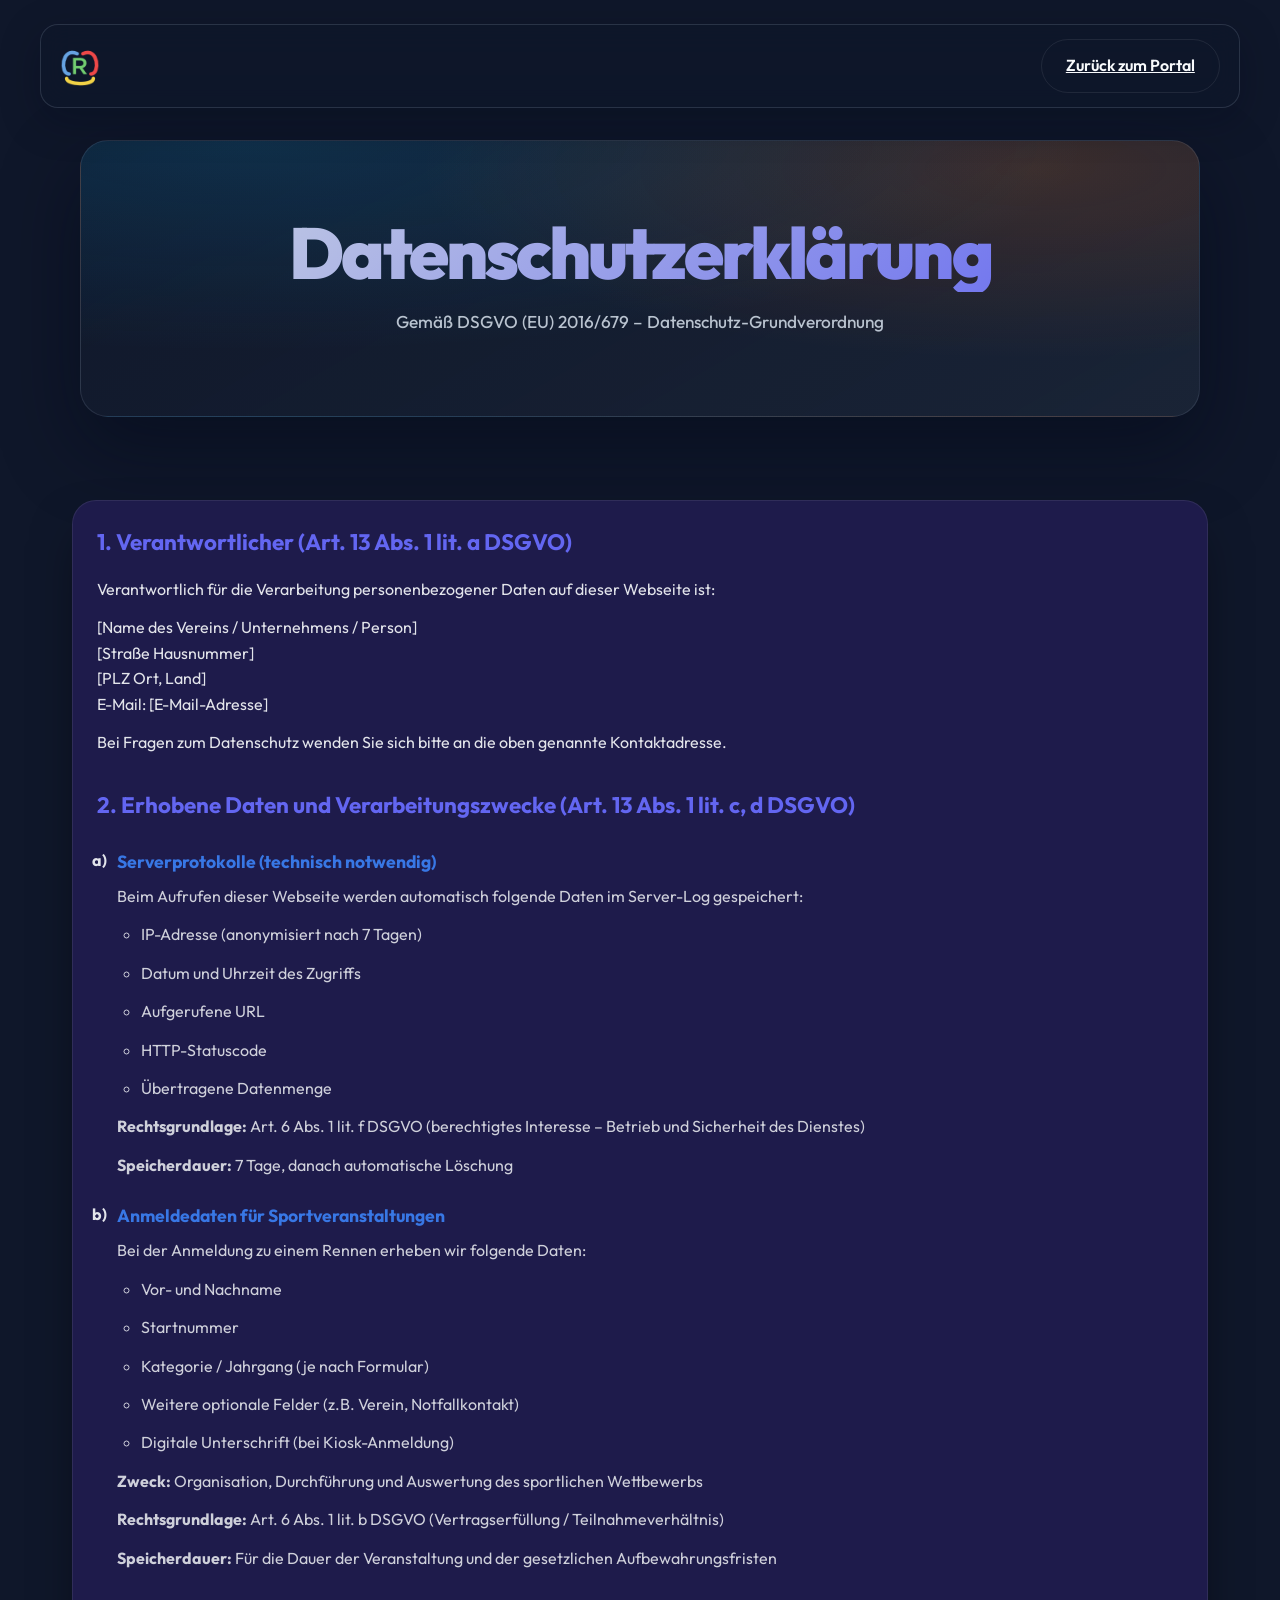
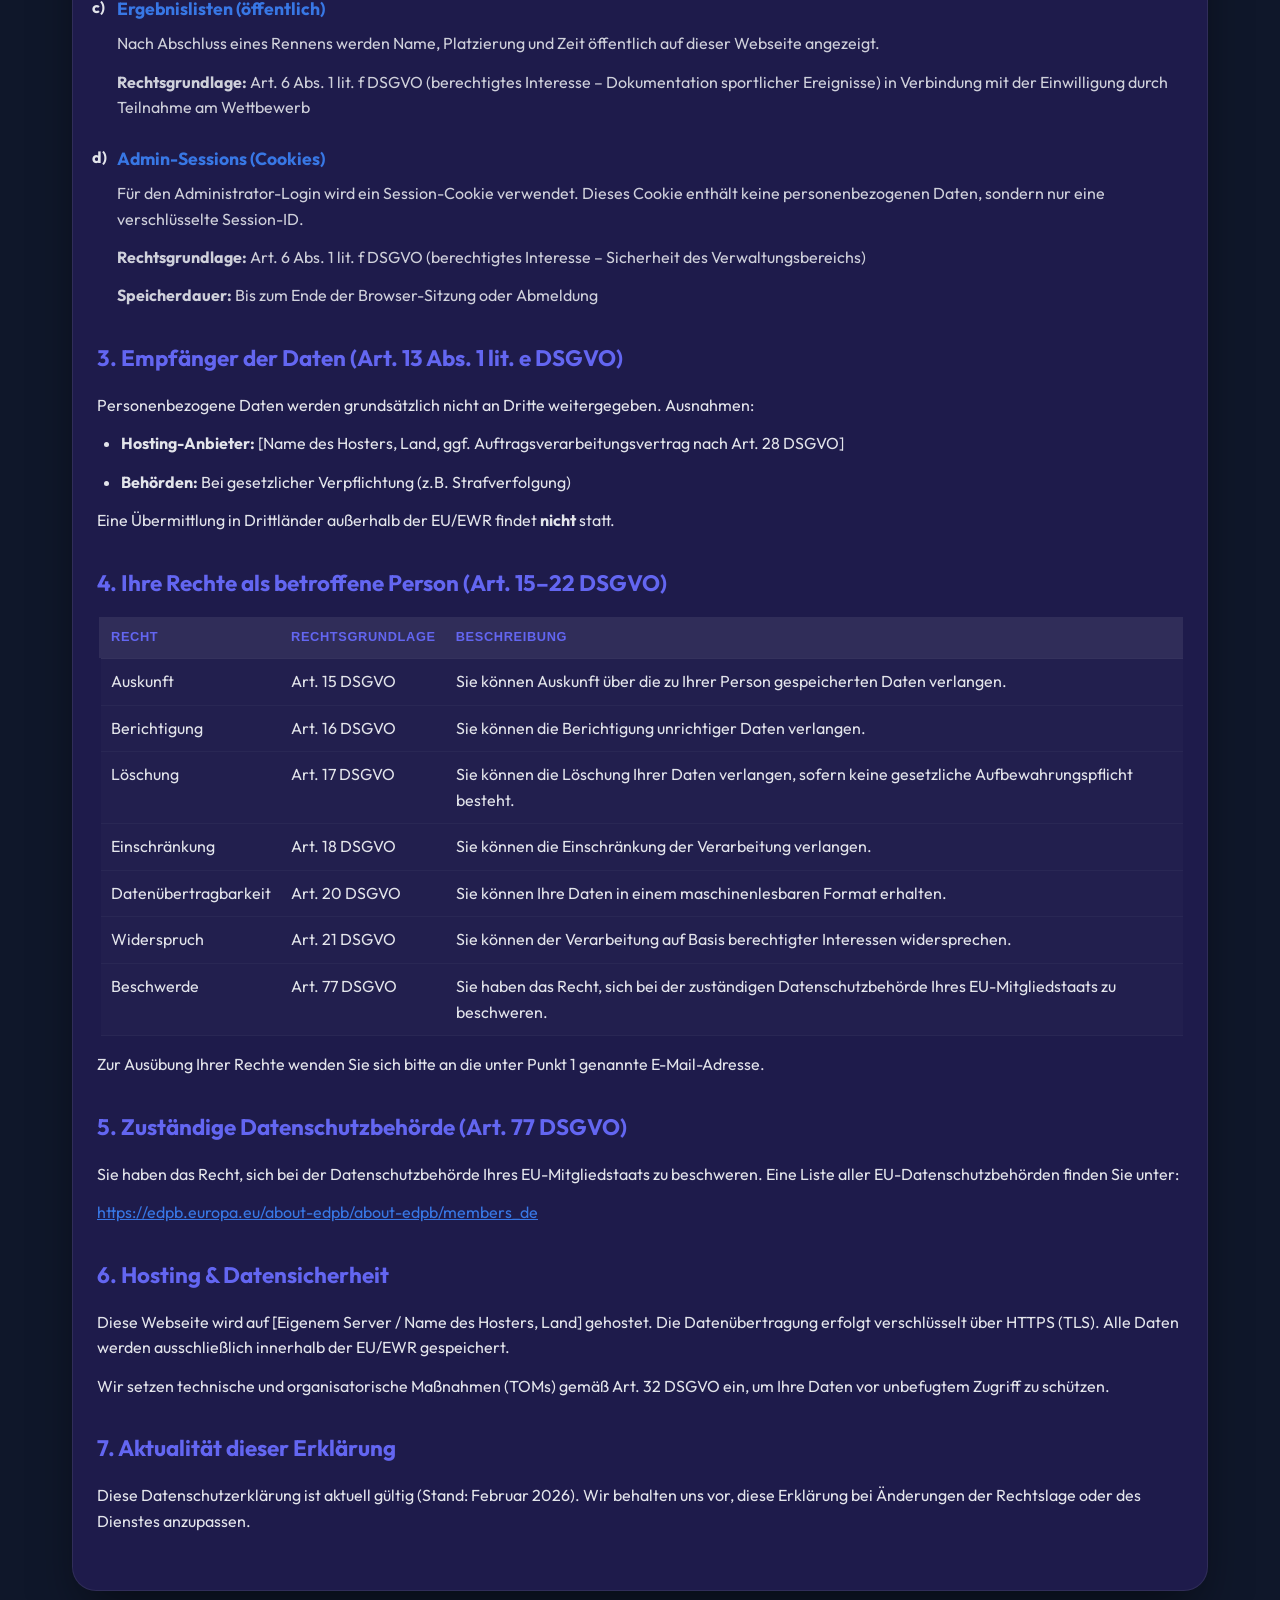
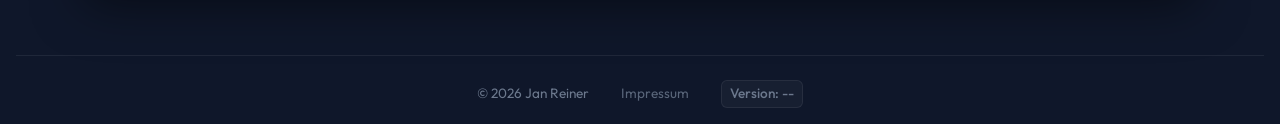
<file: frontend/datenschutz.html>
<!DOCTYPE html>
<html lang="de">

<head>
    <meta charset="UTF-8">
    <meta name="viewport" content="width=device-width, initial-scale=1.0">
    <title>Datenschutz - Race Timer</title>
    <link rel="stylesheet" href="style.css">
    <link href="https://fonts.googleapis.com/css2?family=Outfit:wght@100..900&display=swap" rel="stylesheet">
    <style>
        .page-section {
            margin-bottom: 2rem;
        }

        h2 {
            color: var(--primary);
            margin-bottom: 1rem;
            font-size: 1.4rem;
        }

        h3 {
            color: var(--accent-blue);
            margin-top: 1.5rem;
            margin-bottom: 0.5rem;
            font-size: 1.1rem;
        }

        p,
        li {
            color: var(--text-main);
            margin-bottom: 0.8rem;
            opacity: 0.9;
        }

        ul {
            margin-left: 1.5rem;
        }

        table {
            width: 100%;
            border-collapse: collapse;
            margin: 1rem 0;
        }

        th {
            background: rgba(255, 255, 255, 0.08);
            color: var(--primary);
            padding: 10px;
            text-align: left;
            border-bottom: 1px solid var(--glass-border);
        }

        td {
            padding: 10px;
            border-bottom: 1px solid rgba(255, 255, 255, 0.05);
            color: var(--text-main);
            opacity: 0.9;
            vertical-align: top;
        }

        a {
            color: var(--accent-blue);
        }

        ol.custom-alpha {
            list-style-type: none;
            counter-reset: item-counter;
            padding-left: 20px;
        }

        ol.custom-alpha>li {
            counter-increment: item-counter;
            position: relative;
            margin-bottom: 20px;
        }

        ol.custom-alpha>li::before {
            content: counter(item-counter, lower-alpha) ") ";
            font-weight: bold;
            position: absolute;
            left: -25px;
        }
    </style>
</head>

<body>
    <div class="landing-container">
        <header class="landing-header">
            <div class="glass-nav">
                <img src="icons/icon-48.png" alt="Logo" class="logo-small">
                <a href="index.html" class="btn btn-outline small">Zurück zum Portal</a>
            </div>
            <div class="hero-section">
                <h1 class="hero-title">Datenschutzerklärung</h1>
                <p class="hero-subtitle">Gemäß DSGVO (EU) 2016/679 – Datenschutz-Grundverordnung</p>
            </div>
        </header>

        <main class="landing-content">
            <div class="card">

                <section class="page-section">
                    <h2>1. Verantwortlicher (Art. 13 Abs. 1 lit. a DSGVO)</h2>
                    <p>Verantwortlich für die Verarbeitung personenbezogener Daten auf dieser Webseite ist:</p>
                    <p>
                        [Name des Vereins / Unternehmens / Person]<br>
                        [Straße Hausnummer]<br>
                        [PLZ Ort, Land]<br>
                        E-Mail: [E-Mail-Adresse]
                    </p>
                    <p>Bei Fragen zum Datenschutz wenden Sie sich bitte an die oben genannte Kontaktadresse.</p>
                </section>

                <section class="page-section">
                    <h2>2. Erhobene Daten und Verarbeitungszwecke (Art. 13 Abs. 1 lit. c, d DSGVO)</h2>
                    <ol class="custom-alpha">
                        <li>
                            <h3>Serverprotokolle (technisch notwendig)</h3>
                            <p>Beim Aufrufen dieser Webseite werden automatisch folgende Daten im Server-Log
                                gespeichert:</p>
                            <ul>
                                <li>IP-Adresse (anonymisiert nach 7 Tagen)</li>
                                <li>Datum und Uhrzeit des Zugriffs</li>
                                <li>Aufgerufene URL</li>
                                <li>HTTP-Statuscode</li>
                                <li>Übertragene Datenmenge</li>
                            </ul>
                            <p><strong>Rechtsgrundlage:</strong> Art. 6 Abs. 1 lit. f DSGVO (berechtigtes Interesse –
                                Betrieb und Sicherheit des Dienstes)</p>
                            <p><strong>Speicherdauer:</strong> 7 Tage, danach automatische Löschung</p>
                        </li>
                        <li>
                            <h3>Anmeldedaten für Sportveranstaltungen</h3>
                            <p>Bei der Anmeldung zu einem Rennen erheben wir folgende Daten:</p>
                            <ul>
                                <li>Vor- und Nachname</li>
                                <li>Startnummer</li>
                                <li>Kategorie / Jahrgang (je nach Formular)</li>
                                <li>Weitere optionale Felder (z.B. Verein, Notfallkontakt)</li>
                                <li>Digitale Unterschrift (bei Kiosk-Anmeldung)</li>
                            </ul>
                            <p><strong>Zweck:</strong> Organisation, Durchführung und Auswertung des sportlichen
                                Wettbewerbs</p>
                            <p><strong>Rechtsgrundlage:</strong> Art. 6 Abs. 1 lit. b DSGVO (Vertragserfüllung /
                                Teilnahmeverhältnis)</p>
                            <p><strong>Speicherdauer:</strong> Für die Dauer der Veranstaltung und der gesetzlichen
                                Aufbewahrungsfristen</p>
                        </li>
                        <li>
                            <h3>Ergebnislisten (öffentlich)</h3>
                            <p>Nach Abschluss eines Rennens werden Name, Platzierung und Zeit öffentlich auf dieser
                                Webseite angezeigt.</p>
                            <p><strong>Rechtsgrundlage:</strong> Art. 6 Abs. 1 lit. f DSGVO (berechtigtes Interesse –
                                Dokumentation sportlicher Ereignisse) in Verbindung mit der Einwilligung durch Teilnahme
                                am Wettbewerb</p>
                        </li>
                        <li>
                            <h3>Admin-Sessions (Cookies)</h3>
                            <p>Für den Administrator-Login wird ein Session-Cookie verwendet. Dieses Cookie enthält
                                keine personenbezogenen Daten, sondern nur eine verschlüsselte Session-ID.</p>
                            <p><strong>Rechtsgrundlage:</strong> Art. 6 Abs. 1 lit. f DSGVO (berechtigtes Interesse –
                                Sicherheit des Verwaltungsbereichs)</p>
                            <p><strong>Speicherdauer:</strong> Bis zum Ende der Browser-Sitzung oder Abmeldung</p>
                        </li>
                    </ol>
                </section>

                <section class="page-section">
                    <h2>3. Empfänger der Daten (Art. 13 Abs. 1 lit. e DSGVO)</h2>
                    <p>Personenbezogene Daten werden grundsätzlich nicht an Dritte weitergegeben. Ausnahmen:</p>
                    <ul>
                        <li><strong>Hosting-Anbieter:</strong> [Name des Hosters, Land, ggf.
                            Auftragsverarbeitungsvertrag nach Art. 28 DSGVO]</li>
                        <li><strong>Behörden:</strong> Bei gesetzlicher Verpflichtung (z.B. Strafverfolgung)</li>
                    </ul>
                    <p>Eine Übermittlung in Drittländer außerhalb der EU/EWR findet <strong>nicht</strong> statt.</p>
                </section>

                <section class="page-section">
                    <h2>4. Ihre Rechte als betroffene Person (Art. 15–22 DSGVO)</h2>
                    <table>
                        <thead>
                            <tr>
                                <th>Recht</th>
                                <th>Rechtsgrundlage</th>
                                <th>Beschreibung</th>
                            </tr>
                        </thead>
                        <tbody>
                            <tr>
                                <td>Auskunft</td>
                                <td>Art. 15 DSGVO</td>
                                <td>Sie können Auskunft über die zu Ihrer Person gespeicherten Daten verlangen.</td>
                            </tr>
                            <tr>
                                <td>Berichtigung</td>
                                <td>Art. 16 DSGVO</td>
                                <td>Sie können die Berichtigung unrichtiger Daten verlangen.</td>
                            </tr>
                            <tr>
                                <td>Löschung</td>
                                <td>Art. 17 DSGVO</td>
                                <td>Sie können die Löschung Ihrer Daten verlangen, sofern keine gesetzliche
                                    Aufbewahrungspflicht besteht.</td>
                            </tr>
                            <tr>
                                <td>Einschränkung</td>
                                <td>Art. 18 DSGVO</td>
                                <td>Sie können die Einschränkung der Verarbeitung verlangen.</td>
                            </tr>
                            <tr>
                                <td>Datenübertragbarkeit</td>
                                <td>Art. 20 DSGVO</td>
                                <td>Sie können Ihre Daten in einem maschinenlesbaren Format erhalten.</td>
                            </tr>
                            <tr>
                                <td>Widerspruch</td>
                                <td>Art. 21 DSGVO</td>
                                <td>Sie können der Verarbeitung auf Basis berechtigter Interessen widersprechen.</td>
                            </tr>
                            <tr>
                                <td>Beschwerde</td>
                                <td>Art. 77 DSGVO</td>
                                <td>Sie haben das Recht, sich bei der zuständigen Datenschutzbehörde Ihres
                                    EU-Mitgliedstaats zu beschweren.</td>
                            </tr>
                        </tbody>
                    </table>
                    <p>Zur Ausübung Ihrer Rechte wenden Sie sich bitte an die unter Punkt 1 genannte E-Mail-Adresse.</p>
                </section>

                <section class="page-section">
                    <h2>5. Zuständige Datenschutzbehörde (Art. 77 DSGVO)</h2>
                    <p>Sie haben das Recht, sich bei der Datenschutzbehörde Ihres EU-Mitgliedstaats zu beschweren. Eine
                        Liste aller EU-Datenschutzbehörden finden Sie unter:</p>
                    <p><a href="https://edpb.europa.eu/about-edpb/about-edpb/members_de" target="_blank"
                            rel="noopener">https://edpb.europa.eu/about-edpb/about-edpb/members_de</a></p>
                </section>

                <section class="page-section">
                    <h2>6. Hosting & Datensicherheit</h2>
                    <p>Diese Webseite wird auf [Eigenem Server / Name des Hosters, Land] gehostet. Die Datenübertragung
                        erfolgt verschlüsselt über HTTPS (TLS). Alle Daten werden ausschließlich innerhalb der EU/EWR
                        gespeichert.</p>
                    <p>Wir setzen technische und organisatorische Maßnahmen (TOMs) gemäß Art. 32 DSGVO ein, um Ihre
                        Daten vor unbefugtem Zugriff zu schützen.</p>
                </section>

                <section class="page-section">
                    <h2>7. Aktualität dieser Erklärung</h2>
                    <p>Diese Datenschutzerklärung ist aktuell gültig (Stand: Februar 2026). Wir behalten uns vor, diese
                        Erklärung bei Änderungen der Rechtslage oder des Dienstes anzupassen.</p>
                </section>

            </div>
        </main>

        <footer class="app-footer">
            <div class="footer-content">
                <span id="appCopyright">© 2026 Jan Reiner</span>
                <a href="impressum.html" style="color: inherit; text-decoration: none; opacity: 0.8;">Impressum</a>
                <span id="appVersion">Version: --</span>
            </div>
        </footer>
    </div>
    <script src="footer-info.js"></script>
</body>

</html>
</file>
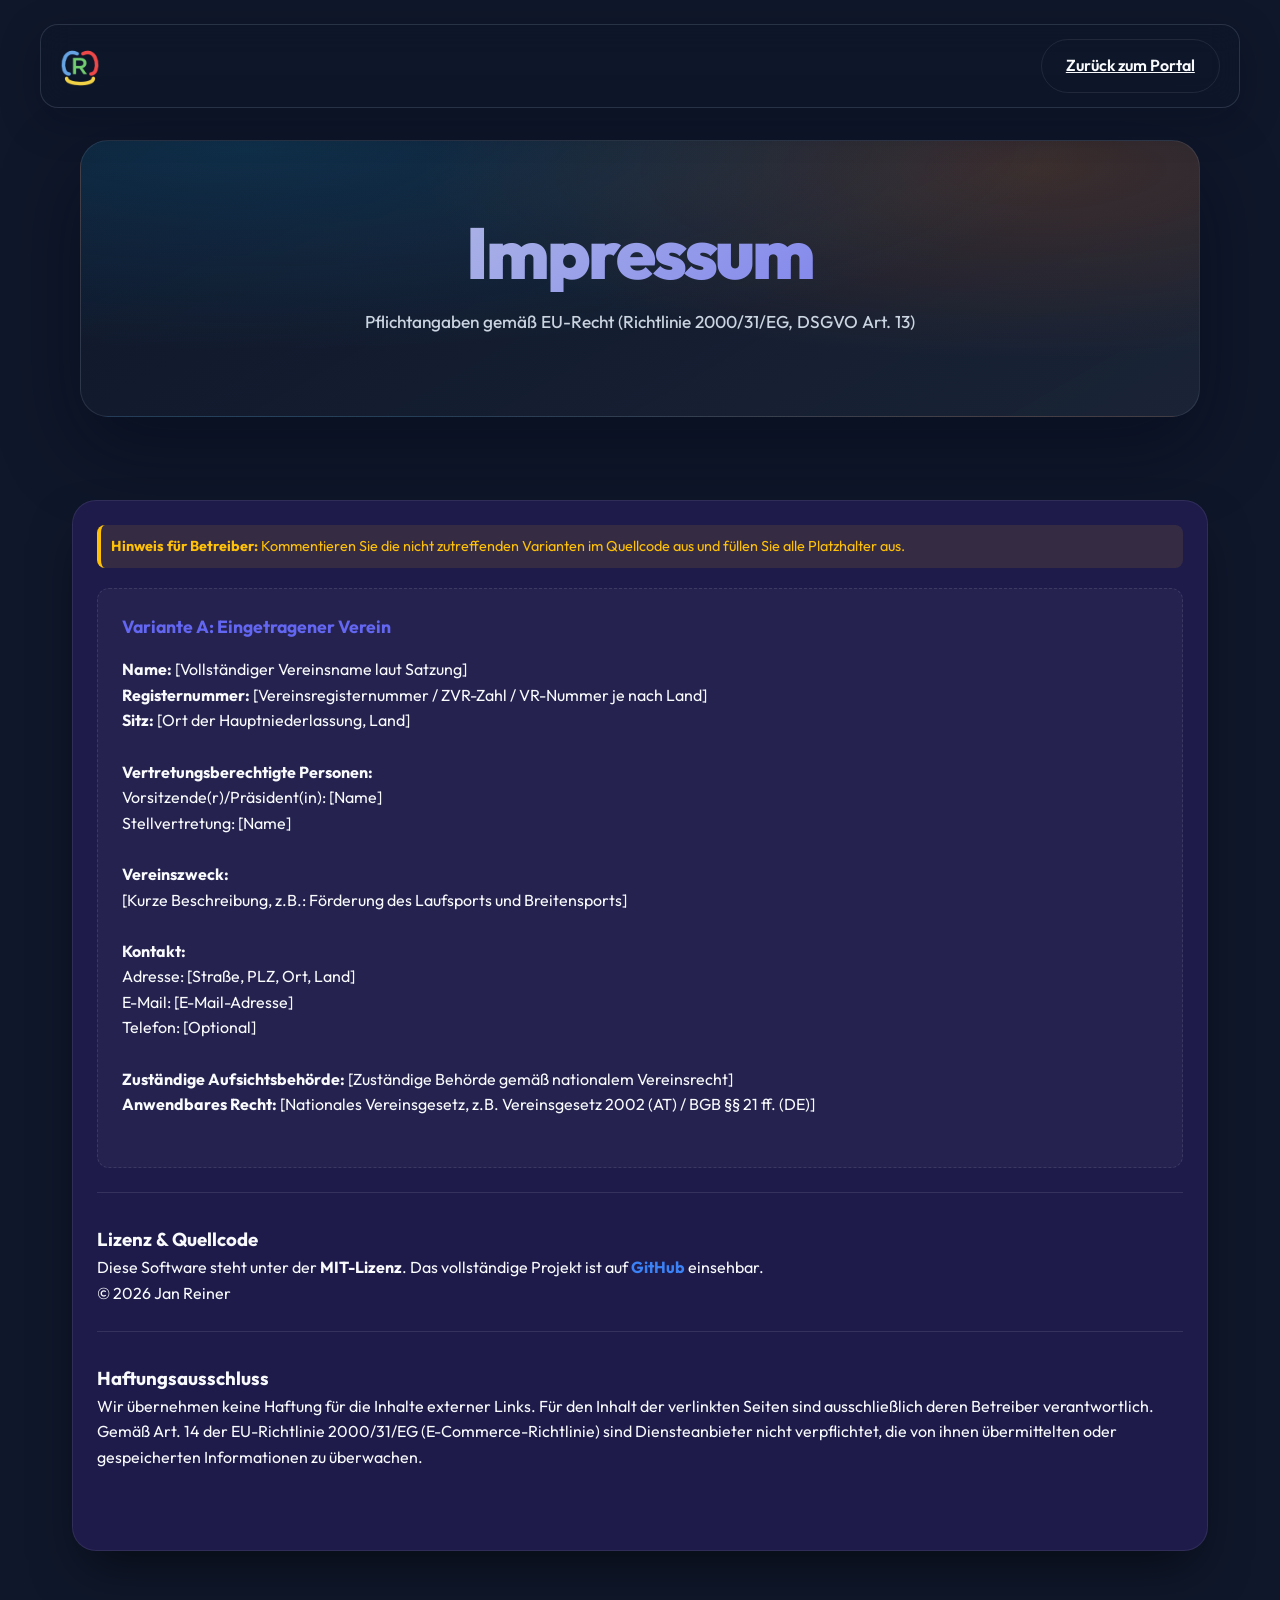
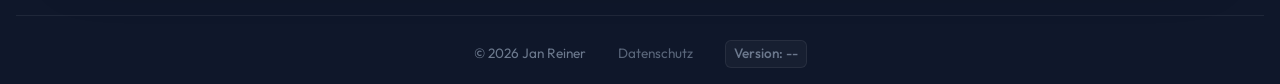
<file: frontend/impressum.html>
<!DOCTYPE html>
<html lang="de">

<head>
    <meta charset="UTF-8">
    <meta name="viewport" content="width=device-width, initial-scale=1.0">
    <title>Impressum - Race Timer</title>
    <link rel="stylesheet" href="style.css">
    <link href="https://fonts.googleapis.com/css2?family=Outfit:wght@100..900&display=swap" rel="stylesheet">
    <style>
        .impressum-section {
            margin-bottom: 2rem;
            padding-bottom: 1.5rem;
            border-bottom: 1px solid var(--glass-border);
        }

        .impressum-section:last-child {
            border-bottom: none;
        }

        .variant-box {
            background: rgba(255, 255, 255, 0.03);
            border-radius: 12px;
            padding: 1.5rem;
            margin-top: 1rem;
            border: 1px dashed var(--glass-border);
        }

        .variant-box h3 {
            margin-bottom: 1rem;
            color: var(--primary);
            font-size: 1.1rem;
        }

        pre {
            white-space: pre-wrap;
            font-family: inherit;
            color: var(--text-main);
        }

        .comment-hint {
            background: rgba(255, 193, 7, 0.1);
            color: #ffc107;
            padding: 10px;
            border-radius: 8px;
            margin-bottom: 20px;
            font-size: 0.9rem;
            border-left: 4px solid #ffc107;
        }

        .git-link {
            color: var(--accent-blue);
            text-decoration: none;
            font-weight: bold;
            transition: all 0.3s ease;
        }

        .git-link:hover {
            color: var(--primary);
            text-decoration: underline;
            text-shadow: 0 0 10px var(--primary);
            cursor: cell;
        }
    </style>
</head>

<body>
    <div class="landing-container">
        <header class="landing-header">
            <div class="glass-nav">
                <img src="icons/icon-48.png" alt="Logo" class="logo-small">
                <a href="index.html" class="btn btn-outline small">Zurück zum Portal</a>
            </div>
            <div class="hero-section">
                <h1 class="hero-title">Impressum</h1>
                <p class="hero-subtitle">Pflichtangaben gemäß EU-Recht (Richtlinie 2000/31/EG, DSGVO Art. 13)</p>
            </div>
        </header>

        <main class="landing-content">
            <div class="card">
                <div class="comment-hint">
                    <strong>Hinweis für Betreiber:</strong> Kommentieren Sie die nicht zutreffenden Varianten im
                    Quellcode aus und füllen Sie alle Platzhalter aus.
                </div>

                <!-- ########################################## -->
                <!-- VARIANTE A: VEREIN (Standard – aktiv)     -->
                <!-- ########################################## -->
                <div class="impressum-section" id="variant-verein">
                    <div class="variant-box">
                        <h3>Variante A: Eingetragener Verein</h3>
                        <pre>
<strong>Name:</strong> [Vollständiger Vereinsname laut Satzung]
<strong>Registernummer:</strong> [Vereinsregisternummer / ZVR-Zahl / VR-Nummer je nach Land]
<strong>Sitz:</strong> [Ort der Hauptniederlassung, Land]

<strong>Vertretungsberechtigte Personen:</strong>
Vorsitzende(r)/Präsident(in): [Name]
Stellvertretung: [Name]

<strong>Vereinszweck:</strong>
[Kurze Beschreibung, z.B.: Förderung des Laufsports und Breitensports]

<strong>Kontakt:</strong>
Adresse: [Straße, PLZ, Ort, Land]
E-Mail: [E-Mail-Adresse]
Telefon: [Optional]

<strong>Zuständige Aufsichtsbehörde:</strong> [Zuständige Behörde gemäß nationalem Vereinsrecht]
<strong>Anwendbares Recht:</strong> [Nationales Vereinsgesetz, z.B. Vereinsgesetz 2002 (AT) / BGB §§ 21 ff. (DE)]
                        </pre>
                    </div>
                </div>

                <!-- ########################################## -->
                <!-- VARIANTE B: UNTERNEHMEN (auskommentiert) -->
                <!-- ########################################## -->
                <!--
                <div class="impressum-section" id="variant-firma">
                    <div class="variant-box">
                        <h3>Variante B: Unternehmen / Gewerbetreibender</h3>
                        <pre>
<strong>Firmenname:</strong> [Vollständiger Firmenwortlaut]
<strong>Unternehmensgegenstand:</strong> [z.B. IT-Dienstleistungen, Sportveranstaltungen]
<strong>Rechtsform:</strong> [z.B. GmbH, UG, Einzelunternehmen, SRL, SARL]

<strong>Handelsregisternummer:</strong> [Falls vorhanden]
<strong>Handelsregistergericht:</strong> [Zuständiges Gericht / Behörde]
<strong>USt-IdNr. (EU):</strong> [EU-weit gültige Umsatzsteuer-Identifikationsnummer, z.B. DE123456789 / ATU12345678]

<strong>Vertretungsberechtigte Person:</strong> [Geschäftsführer(in) / Inhaber(in)]

<strong>Kontakt:</strong>
Adresse: [Straße, PLZ, Ort, Land]
E-Mail: [E-Mail-Adresse]
Telefon: [Optional]

<strong>Zuständige Aufsichtsbehörde:</strong> [Zuständige Gewerbebehörde / Kammer]
<strong>Berufsbezeichnung:</strong> [z.B. Softwareentwickler, Veranstaltungsorganisator]
<strong>Verleihungsstaat:</strong> [z.B. Deutschland, Österreich, Frankreich]
                        </pre>
                    </div>
                </div>
                -->

                <!-- ########################################## -->
                <!-- VARIANTE C: PRIVATPERSON (auskommentiert) -->
                <!-- ########################################## -->
                <!--
                <div class="impressum-section" id="variant-privat">
                    <div class="variant-box">
                        <h3>Variante C: Privatperson</h3>
                        <pre>
<strong>Medieninhaber / Verantwortliche Person:</strong> [Vollständiger Vor- und Nachname]
<strong>Wohnort:</strong> [PLZ, Ort, Land]

<strong>Grundlegende Richtung des Mediums:</strong>
Dieses Tool dient der Zeitmessung bei Sportveranstaltungen und der Information über lokale Rennergebnisse. Es wird ohne kommerzielle Absicht betrieben.

<strong>Kontakt:</strong>
E-Mail: [E-Mail-Adresse]
                        </pre>
                    </div>
                </div>
                -->

                <div class="impressum-section">
                    <h3>Lizenz & Quellcode</h3>
                    <p>Diese Software steht unter der <strong>MIT-Lizenz</strong>. Das vollständige Projekt ist auf
                        <a href="https://github.com/EatingJan1/Multi-Race-Timer" class="git-link">GitHub</a>
                        einsehbar.
                    </p>
                    <p>© 2026 Jan Reiner</p>
                </div>

                <div class="impressum-section">
                    <h3>Haftungsausschluss</h3>
                    <p>Wir übernehmen keine Haftung für die Inhalte externer
                        Links. Für den Inhalt der verlinkten Seiten sind ausschließlich deren Betreiber verantwortlich.
                    </p>
                    <p>Gemäß Art. 14 der EU-Richtlinie 2000/31/EG (E-Commerce-Richtlinie) sind Diensteanbieter nicht
                        verpflichtet, die von ihnen übermittelten oder gespeicherten Informationen zu überwachen.</p>
                </div>
            </div>
        </main>

        <footer class="app-footer">
            <div class="footer-content">
                <span id="appCopyright">© 2026 Jan Reiner</span>
                <a href="datenschutz.html" style="color: inherit; text-decoration: none; opacity: 0.8;">Datenschutz</a>
                <span id="appVersion">Version: --</span>
            </div>
        </footer>
    </div>
    <script src="footer-info.js"></script>
</body>

</html>
</file>
<file: frontend/style.css>
/**
 * style.css - Aggregator für modulare Stylesheets
 */
@import url('css/variables.css');
@import url('css/base.css');
@import url('css/layout.css');
@import url('css/components.css');
@import url('css/table.css');
@import url('css/modals.css');
@import url('css/landing.css');
@import url('css/designer.css');
@import url('css/print.css');
</file>
